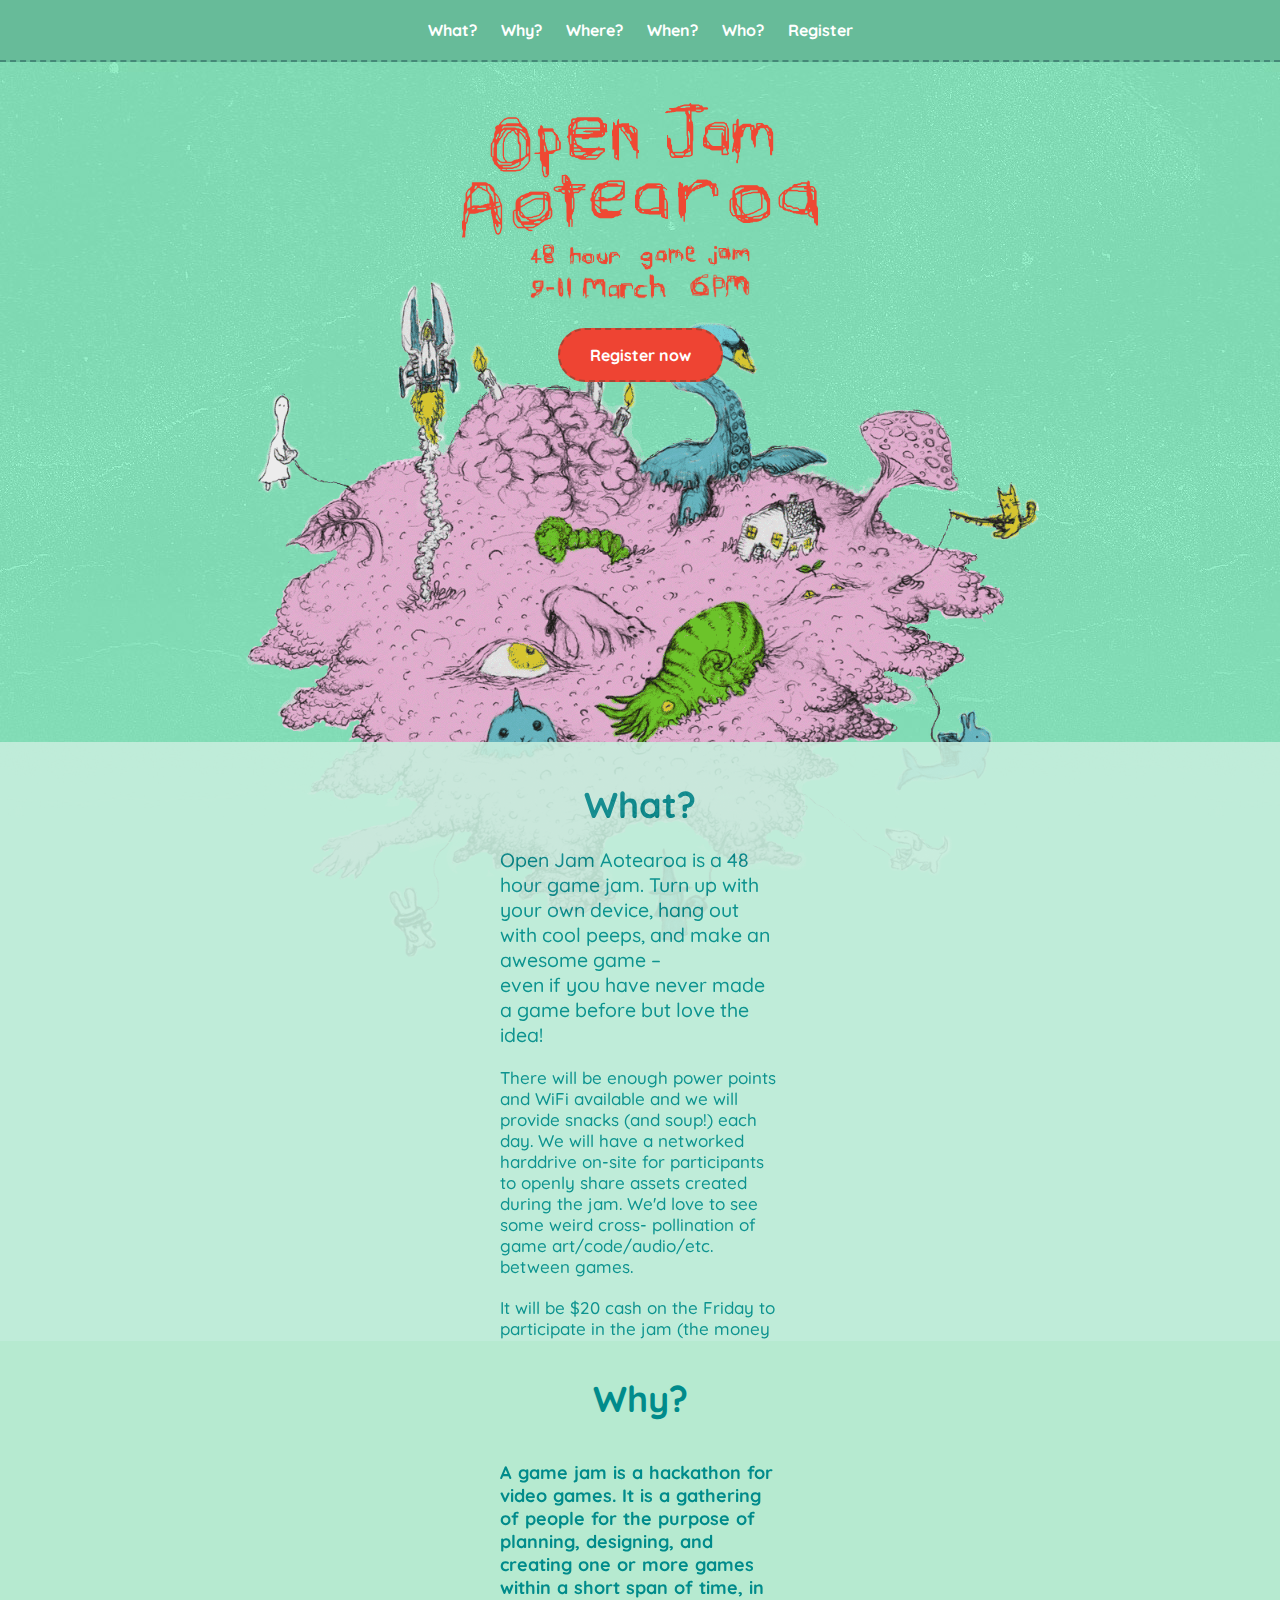
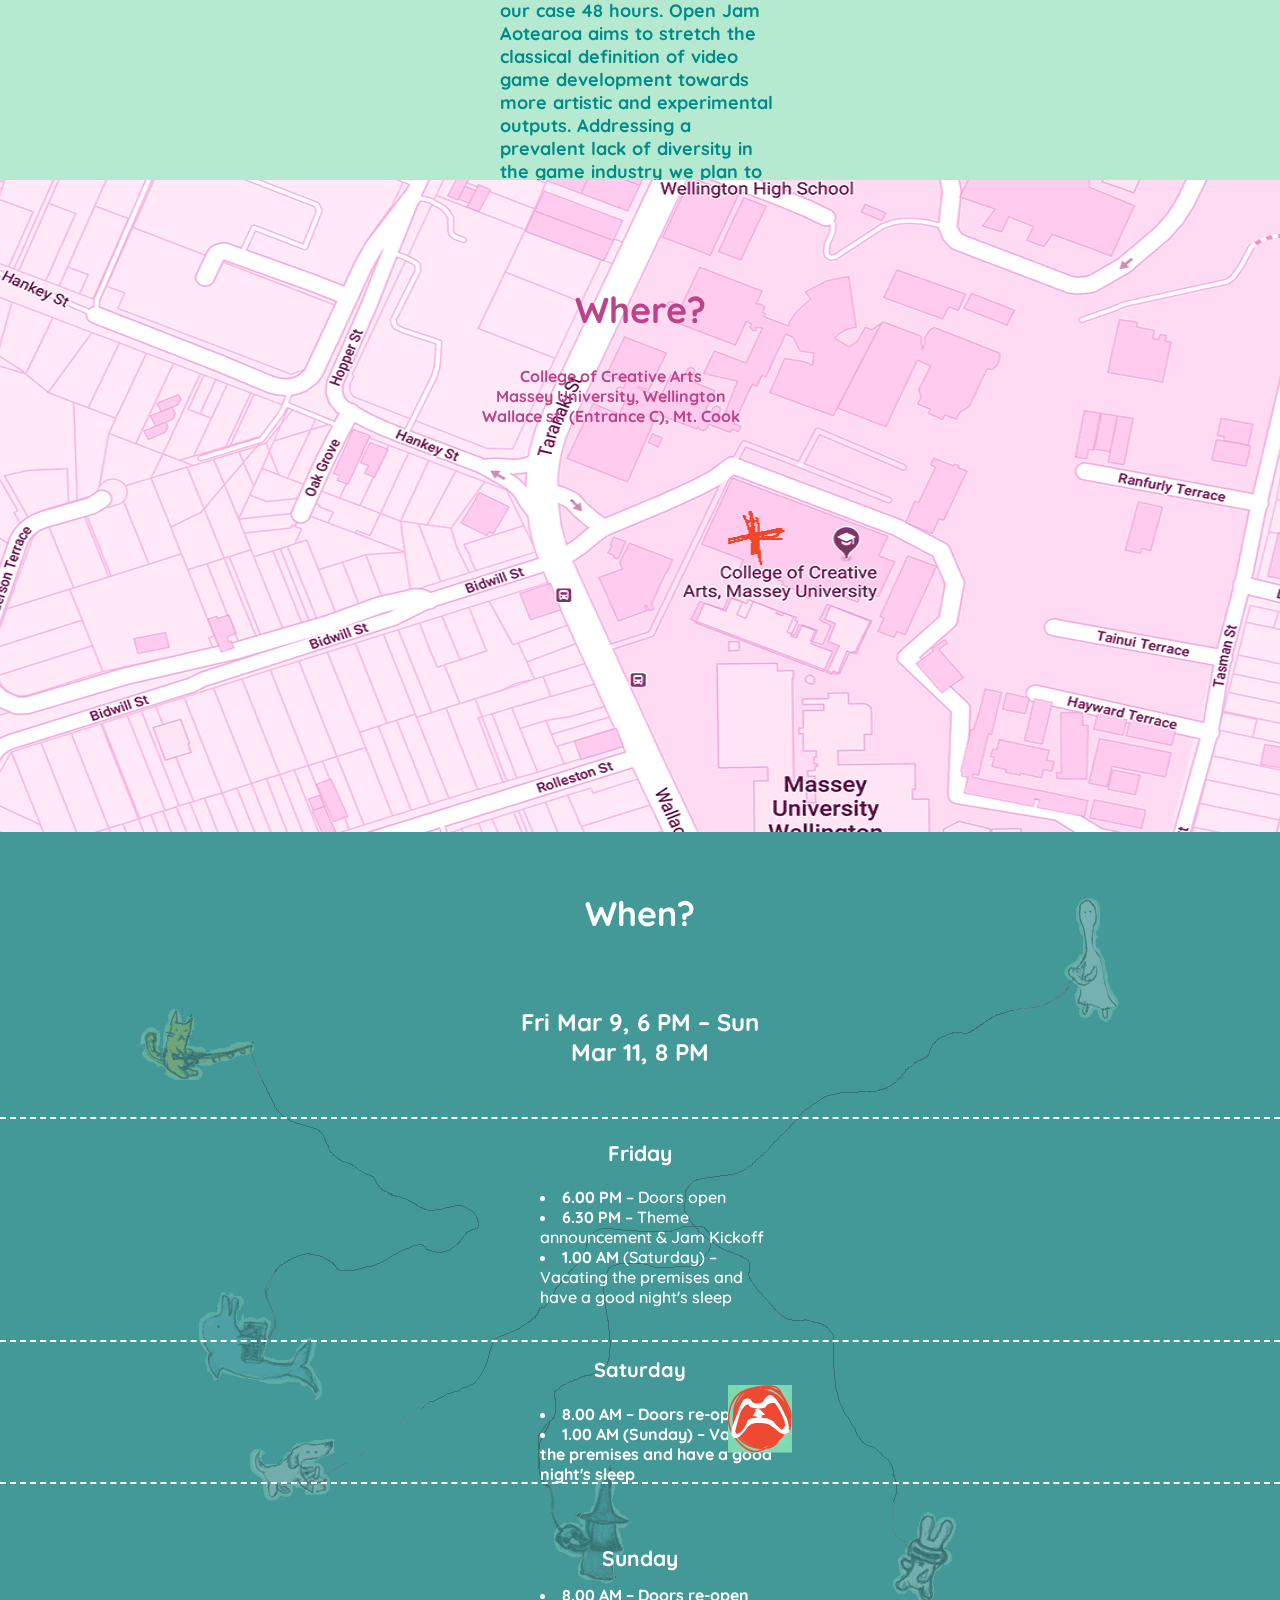
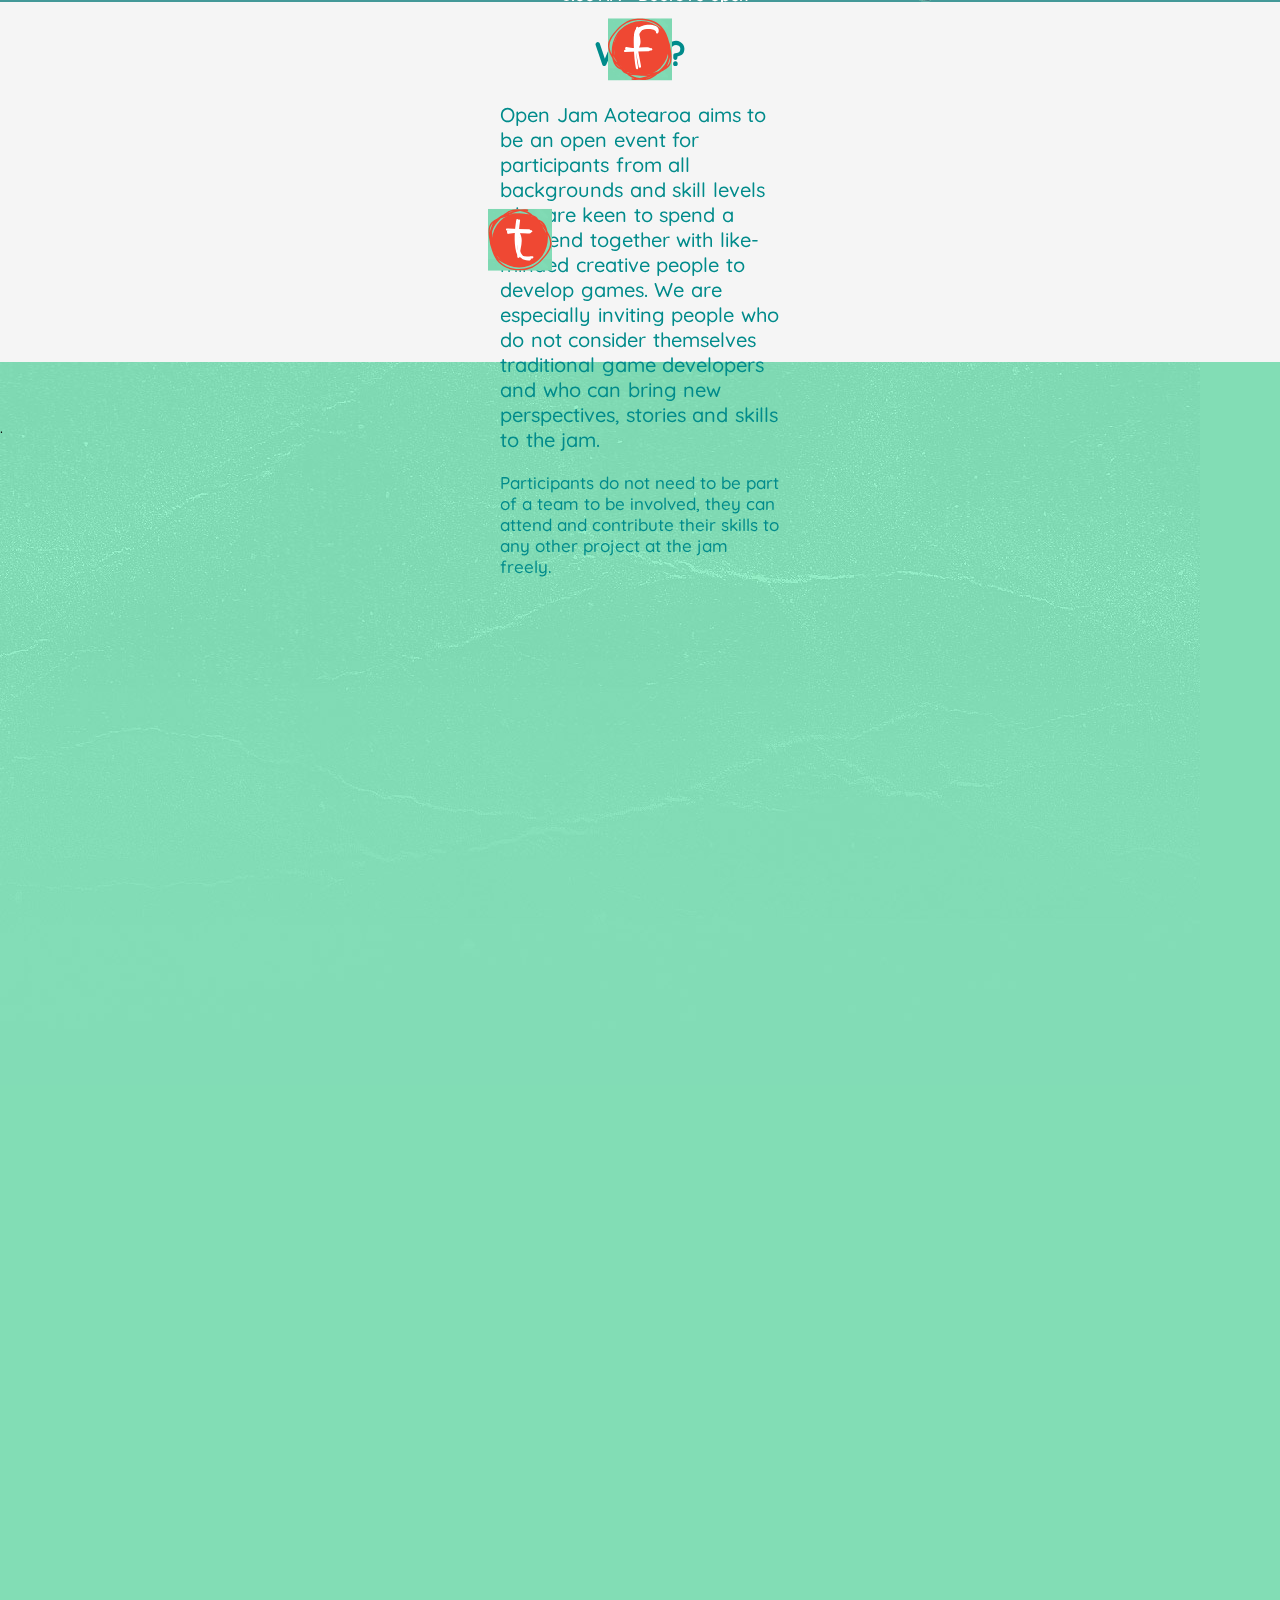
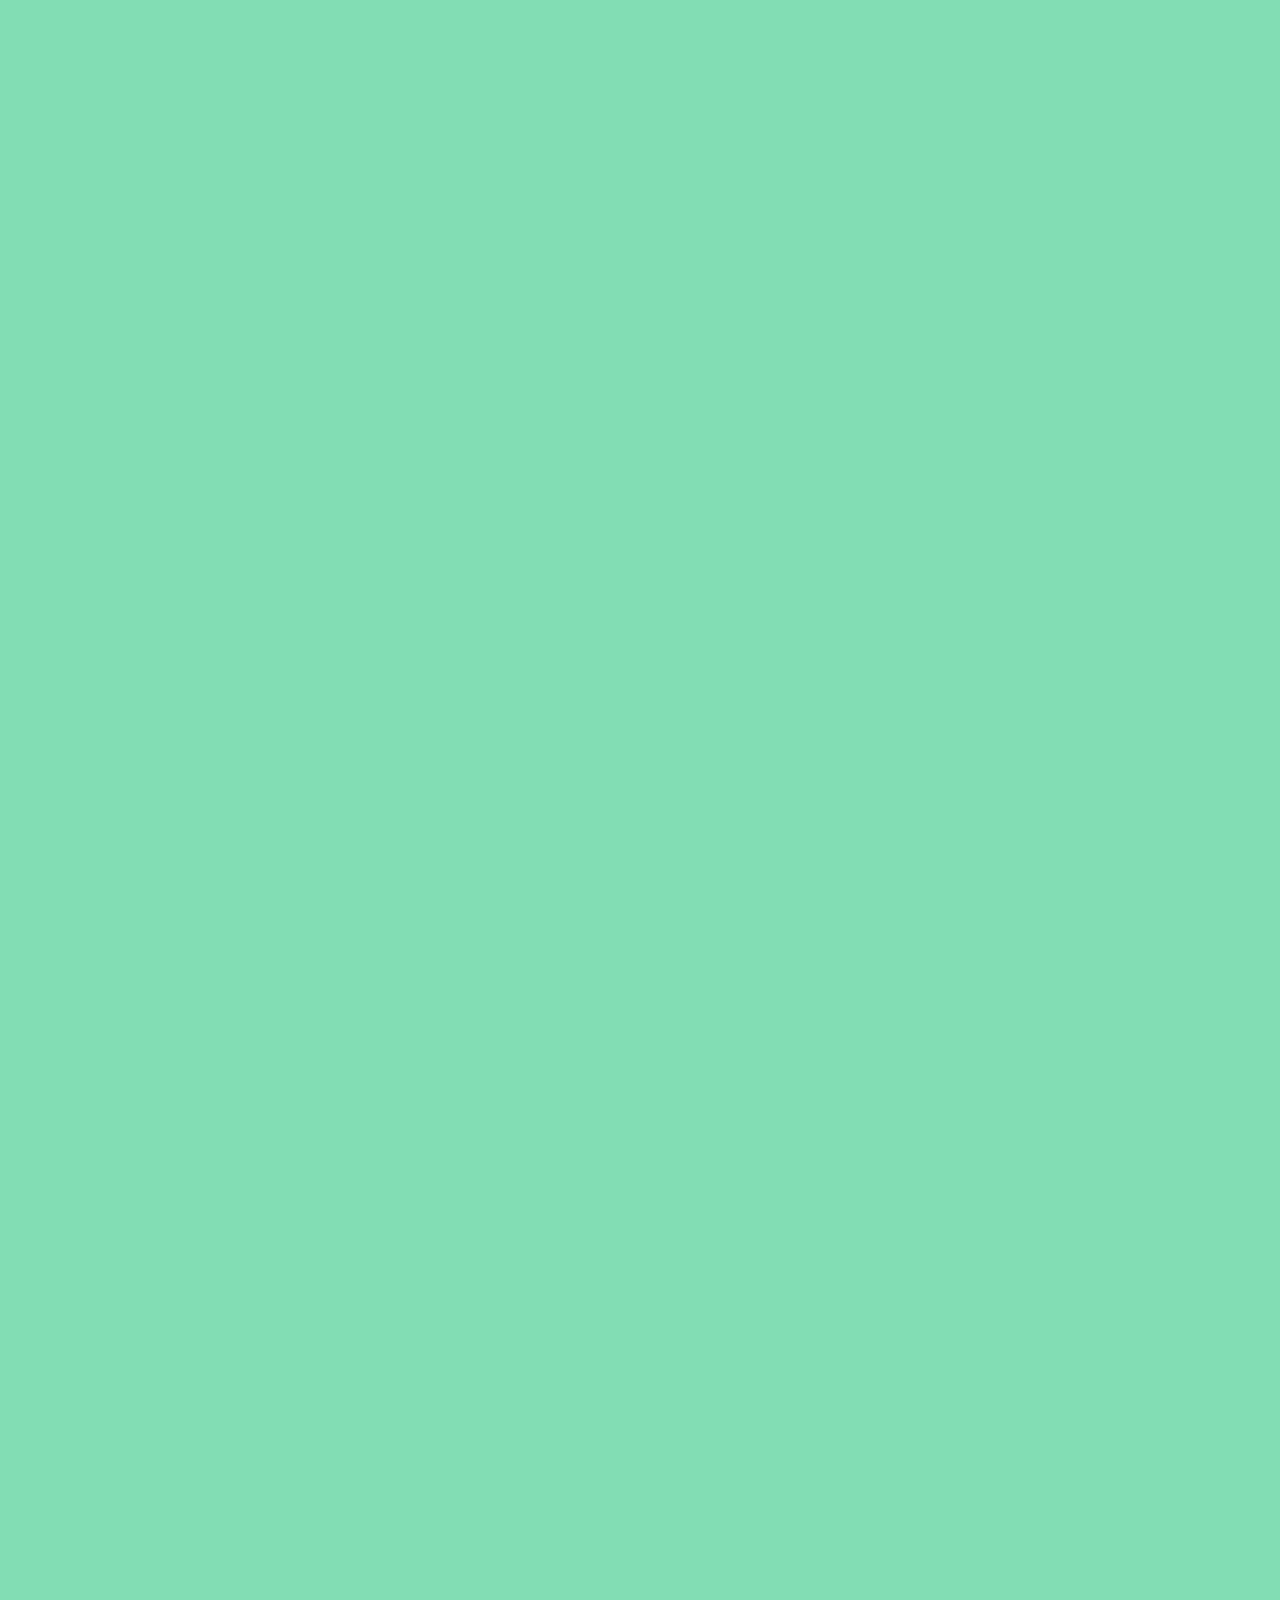
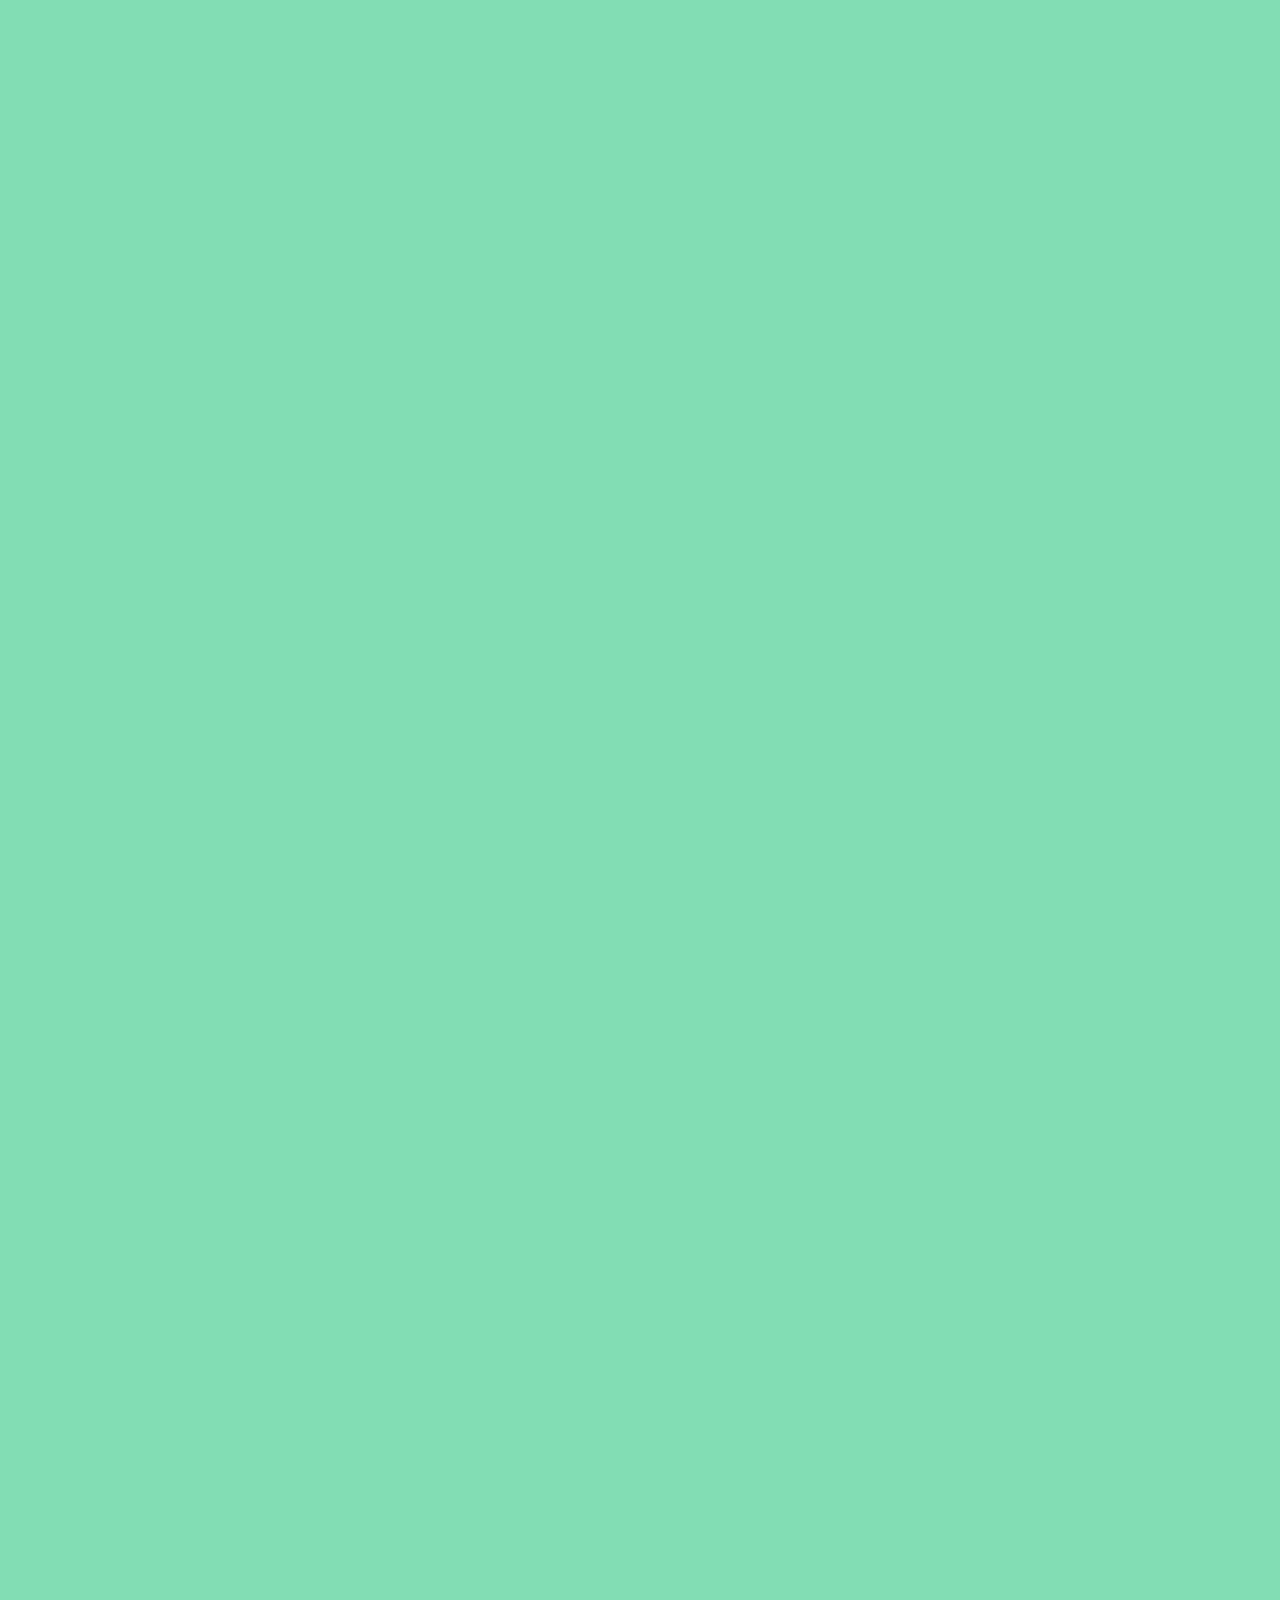
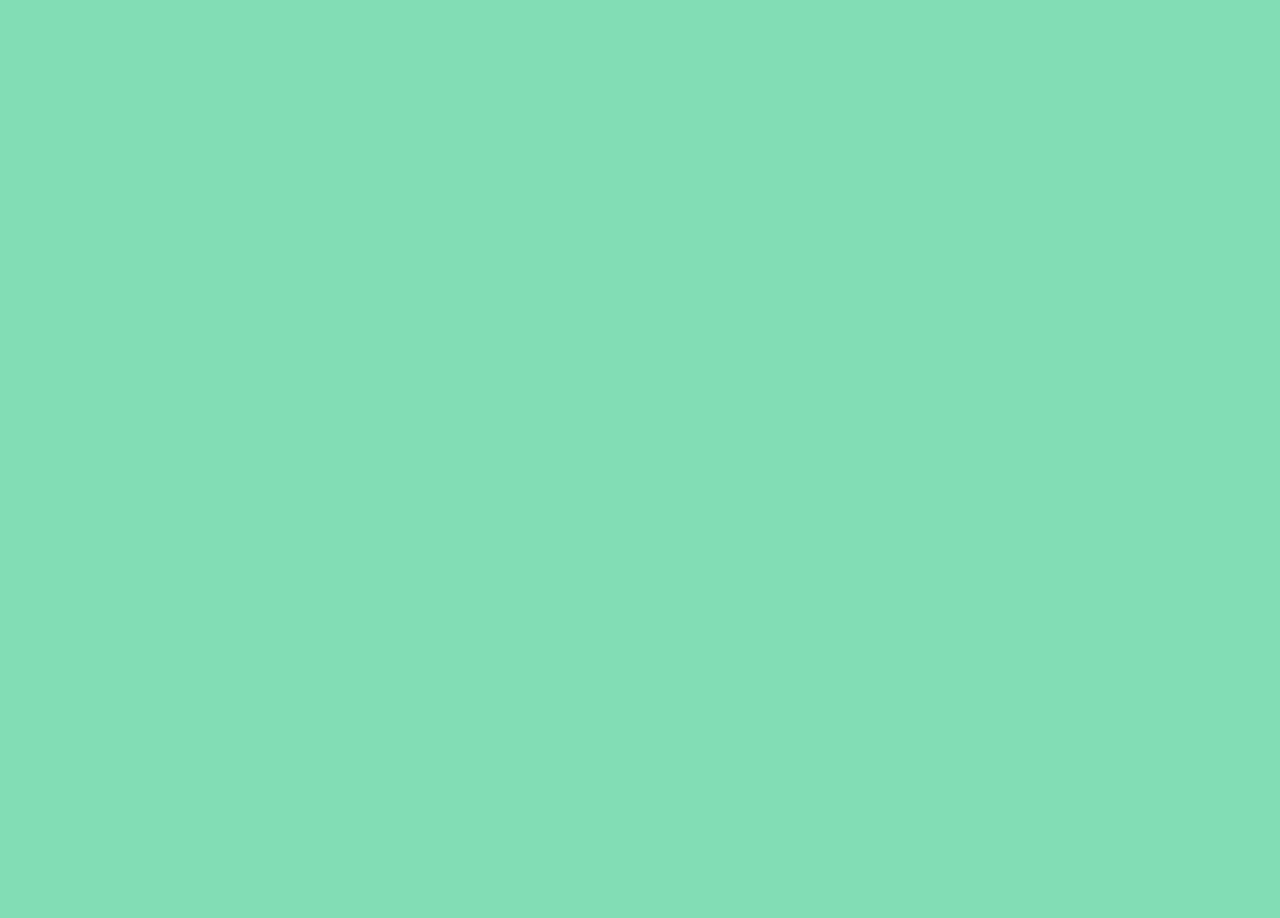
<file: 289.101.03.files/openjam/index.html>
<!DOCTYPE html>

<html lang="en">

<head>
    <meta charset="utf-8">
    <title>Open Jam Aotearoa - March 9-11</title>
    <meta name="description" content="A 48 hour game jam at Massey University College of Creative Arts">
    <link rel="stylesheet" href="screen.css" />
</head>

<body>

  
    <div id="nav">
        What?
        Why?
        Where?
        When?
        Who?
        Register
    </div>

    <div id="header">
        <img id="logo" src="img/logo.gif" />
        <br />
        <img id="description" src="img/48_hour_game_jam.gif" />
        <br />
        <img id="date" src="img/date.gif" />
        <br />
        <div class="register_btn">Register now</div>
    </div>

    <div id="what">
        
      <div class= "container">
        
          <h1>What?</h1>
     <p>
            Open Jam Aotearoa is a 48 hour game jam.    Turn up with your own device, hang out      with cool peeps, and make an awesome game   &ndash; <br> even if you have never made   a game before but love the idea!</br> 
        </p>
      <div>    <p>
       There will be enough power points and WiFi  available and we will provide snacks (and   soup!) each day. We will have a networked    harddrive on-site for participants to       openly share assets created during the jam. We'd love to see some weird cross-     pollination of game art/code/audio/etc.     between games.
        </p>
      <p>
        It will be $20 cash on the Friday to participate in the jam (the money will all go to food and paying the poster designer).
          </p> </div>

    
    
        <h2>Sponsors</h2>
            
        <p id="sponsor_logos">
            
            <div id= "massey">   
            <img src="img/massey.svg" />
            </div>
    
            <div id= "oracle">
            <img src="img/oracle.svg" />
            </div>
    
        </p> </div>
   

    </div>

    <div id="why">
        
        <div class= "container2">
            
        <h1>Why?</h1>
        <p>
            A game jam is a hackathon for video games. It is a gathering of people for the purpose of planning, designing, and creating one or more games within a short span of time, in our case 48 hours. Open Jam Aotearoa aims to stretch the classical definition of video game development towards more artistic and experimental outputs. Addressing a prevalent lack of diversity in the game industry we plan to create an inclusive environment, inviting participants like artists, designers, musicians, storytellers that don't necessarily consider themselves programmers, developers or gamers. On Friday evening we will announce the theme of the jam and participants can spend as much time as they want during the opening hours to work on their game(s), either in a group or by themselves, if they prefer.
        </p> </div>
    </div>

    <div id="where">
        
        <div class= "container3">
      
        <h1>Where?</h1>
            
            
            <div class= "map">
             <img src="img/map.gif"/>
            </div>
        <p>
            College of Creative Arts<br />
            Massey University, Wellington<br />
            Wallace st. (Entrance C), Mt. Cook<br />
            </p></div>
        

    </div>

    <div id="when">
        
        <div class= "container4">
        
        <h1>When?</h1>
           
         
          <img src="img/wires.png"/>   
        
            
        <h2>Fri Mar 9, 6 PM &ndash; Sun Mar 11, 8 PM</h2>
  
        <div class= "Friday">
       
       
            <h3>Friday</h3>
        <ul>
            <li><b>6.00 PM</b> &ndash; Doors open</li>
            <li><b>6.30 PM</b> &ndash; Theme announcement &amp; Jam Kickoff</li>
            <li><b>1.00 AM</b> (Saturday) &ndash; Vacating the premises and have a good night's sleep</li>
             </ul></div>

          
            
           <h3>Saturday</h3>
        <ul>
         <li><b>8.00 AM</b> &ndash; Doors re-open</li>
            <li><b>1.00 AM</b> (Sunday) &ndash; Vacating the premises and have a good night's sleep</li>
            </ul>
            
         
             <div class= "Sunday">

                  <h3>Sunday</h3></div>
        <ul>
            <li><b>8.00 AM</b> &ndash; Doors re-open</li>
            <li><b>6.30 PM</b> &ndash; Jam ends</li>
            <li><b>7.00 PM</b> &ndash; Gameplay</li>
            <li><b>8.00 PM</b> &ndash; Prizes &amp; Wrap-Up</li>
                </ul></div>
        </div>
            
    
    

    <div id="who">
        
        <div class= "container5">
        
            <h1>Who?</h1>
        <p>
            Open Jam Aotearoa aims to be an open event for participants from all backgrounds and skill levels who are keen to spend a weekend together with like-minded creative people to develop games. We are especially inviting people who do not consider themselves traditional game developers and who can bring new perspectives, stories and skills to the jam.
        </p>.
    <div><p>
            Participants do not need to be part of a team to be involved, they can attend and contribute their skills to any other project at the jam freely.
            </p></div>
            
            
    </div>
        
    <div id="footer">
        
        <img src="img/texture.jpg" />
         
        <div id="twitter">
        <img src="img/icon-twitter.svg" />
        </div>
        
        <div id="facebook">
        <img src="img/icon-facebook.svg" />
        </div>  
         
        <div id="icon-itch">
        <img src="img/icon-itch.svg" />
        </div> 


    </div>
    

</body>

</html>
</file>
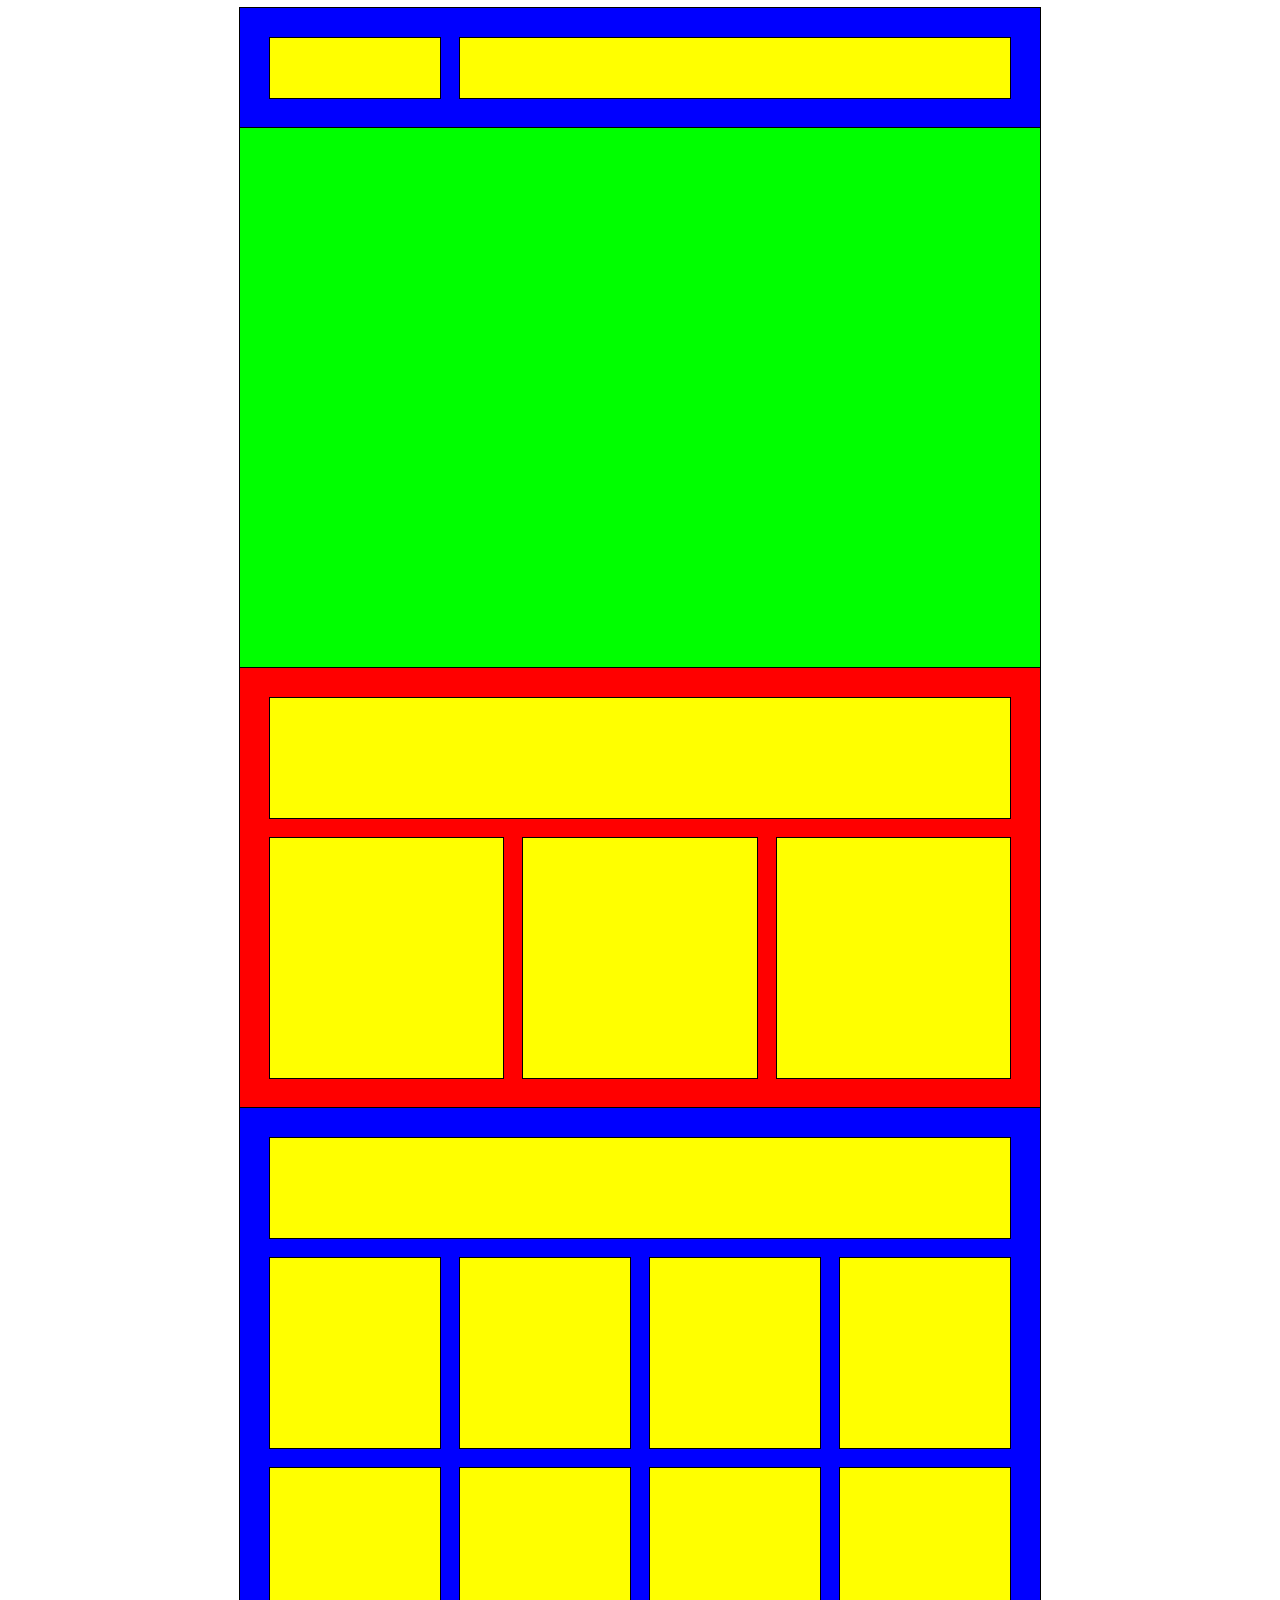
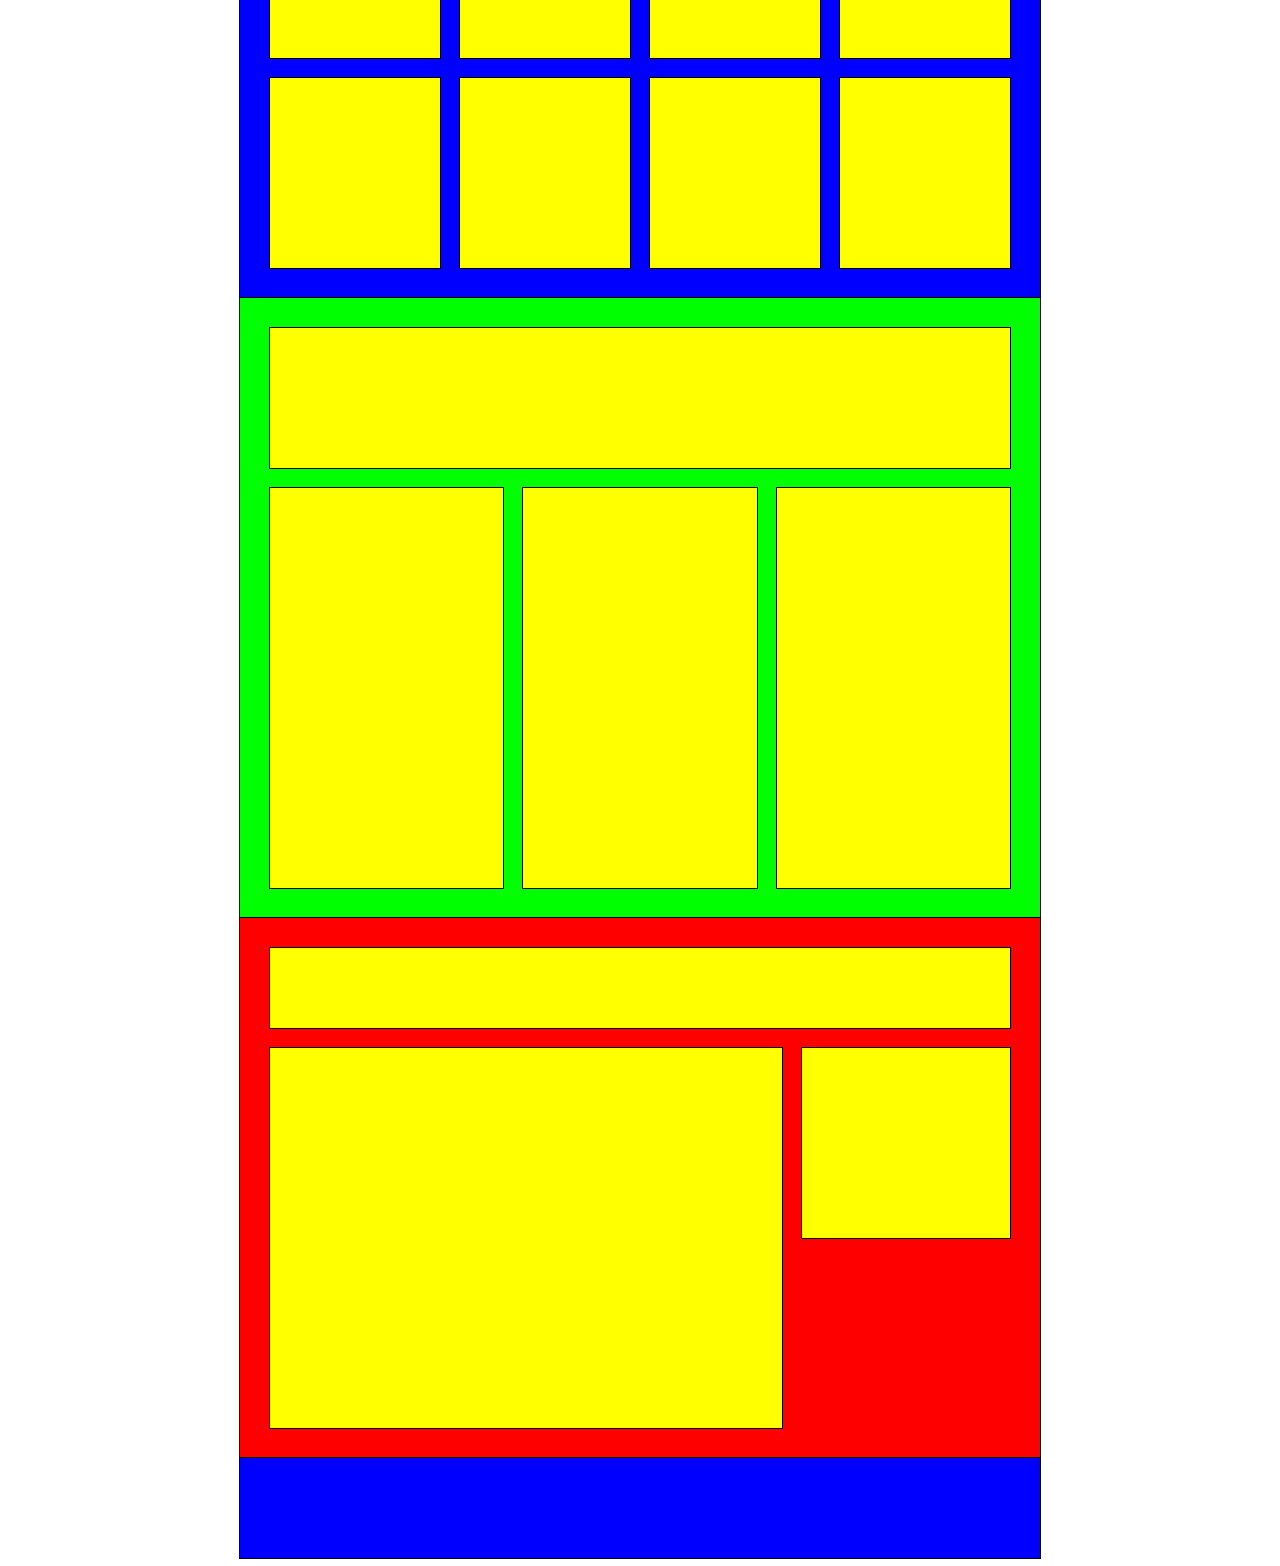
<file: layout7.html>
<!DOCTYPE html>
<html lang="en">
<head>
<meta charset="utf-8" />
<title>Layout 7</title>
    
<style>
        
div {
   outline: 1px solid black;
   }
    
#container {
    margin: auto;
    max-width: 800px;
    display: grid;
    } 
   
#blue {
    background-color: blue;
    height : 80px;  
    padding: 20px;
    display: grid; 
    grid-template-columns: 25% 75%;  
    }
    
.yellow {
    background-color: yellow;
    margin : 10px;    
    }

    
#green {
    background-color: lime;
    height: 500px;
    padding: 20px;
    }

    
#red {
    background-color: red;
    display: grid;
    height: 400px;
    padding: 20px;
    grid-template-rows: repeat(2, 1fr);
    grid-template-columns: repeat(3, 1fr);
    }       

.yellow1 {
    background-color: yellow;
    margin : 10px;  
    grid-column: 1 / span 3; grid-row: 1; 
    height : 120px;
    }    
    
.yellow2 {   
    background-color: yellow;
    margin : 10px;     
    height : 240px;
    }
  
    
#blue2 {
    background-color: blue;
    display: grid; 
    height: 750px;
    padding: 20px;  
    grid-template-rows:    repeat(4, 1fr);
    grid-template-columns: repeat(4, 1fr);    
    }   
     
.yellow3 {
    background-color: yellow;
    margin : 10px;     
    grid-column: 1 / span 4; grid-row: 1; 
    height : 100px;  
    }  

.yellow4 {
    margin : 10px;    
    background-color: yellow;
    padding-bottom: 20px;  
    height: 170px;   
    }
 
    
#green2 {
    background-color: lime;
    display: grid;
    height: 580px;
    padding: 20px;
    grid-template-rows: repeat(2, 1fr);
    grid-template-columns: repeat(3, 1fr);
    }       
    
   .yellow5 {
    background-color: yellow;
    margin : 10px;  
    grid-column: 1 / span 3; grid-row: 1; 
    height : 140px;
    }     
  
    .yellow6 {    
    background-color: yellow;
    margin : 10px;     
    height : 400px;
    }    
     
    
#red2 {
    background-color: red;
    display: grid;    
    height: 500px; 
    padding: 20px;    
    grid-template-columns: repeat(2, 1fr);   
    grid-template-rows: repeat(2, 1fr);    
    grid-template-columns: 70% 30%;    
    }  
    
.yellow7 {   
    background-color: yellow;
    margin : 10px;  
    grid-column: 1 / span 2; grid-row: 1; 
    height : 80px;   
    }
    
.yellow8 {    
    background-color: yellow;
    margin : 10px;      
    height: 380px;         
    }
    
.yellow9 {
    background-color: yellow;
    margin : 10px;      
    height: 190px;   
    }
     
    
#blue3 {
   background-color: blue;
   height : 100px;      
   }
    
    
</style>
</head>
   
      
<body>
    
<div id="container">
<div id="blue">
 <div class="yellow"></div> 
 <div class="yellow"></div>
</div>   
<div id="green"></div>
<div id="red">          
 <div class="yellow1"></div>
 <div class="yellow2"></div>
 <div class="yellow2"></div>   
 <div class="yellow2"></div>  
</div>    
<div id="blue2">
 <div class="yellow3"></div>  
 <div class="yellow4"></div>
 <div class="yellow4"></div>   
 <div class="yellow4"></div>
 <div class="yellow4"></div>
 <div class="yellow4"></div>
 <div class="yellow4"></div>   
 <div class="yellow4"></div>
 <div class="yellow4"></div>
 <div class="yellow4"></div>
 <div class="yellow4"></div>   
 <div class="yellow4"></div>  
 <div class="yellow4"></div> 
</div>    
<div id="green2">   
 <div class="yellow5"></div>
 <div class="yellow6"></div>
 <div class="yellow6"></div>   
 <div class="yellow6"></div>   
</div>
<div id="red2"> 
 <div class="yellow7"></div>  
 <div class="yellow8"></div>
 <div class="yellow9"></div>
</div>   
<div id="blue3"></div>        
</div>
       
</body>
</html
</file>
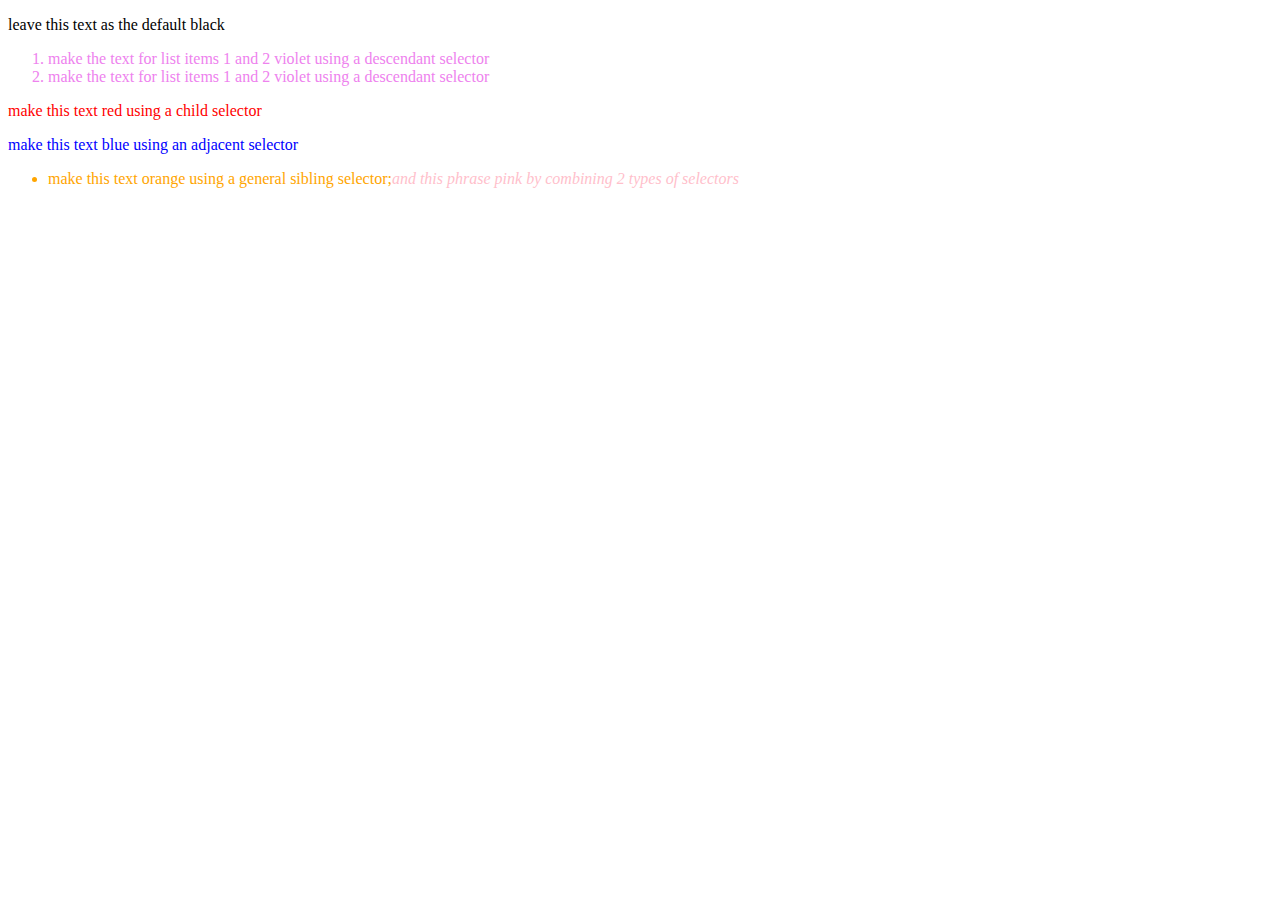
<file: Wk 2_CSS_ex.html>
<!DOCTYPE html>
<html>
<head>
 <title> Week 2 exercise </title>   
    
    <style type="text/css">
        ol li {color: violet;
     }
     
     body > p {color: red;
     }
     
     p + div {color: blue;
     }
    
     div ~ ul {color: orange;
     }  
        
     ul li > i{color: pink
     }   
     </style>  
    
<body>     
  <div>
    <p>leave this text as the default black </p>
  </div> 
    
<ol>
    <li> make the text for list items 1 and 2 violet using a descendant selector</li>
    <li>make the text for list items 1 and 2 violet using a descendant selector</li>
 </ol>
    
<p>make this text red using a child selector</p>

 <div>  
<p>make this text blue using an adjacent selector</p>
 </div>
       
<ul> 
  <li>make this text orange using a general sibling selector;<i>and this phrase pink by combining 2 types of selectors</i></li>
</ul>

</body>
</file>
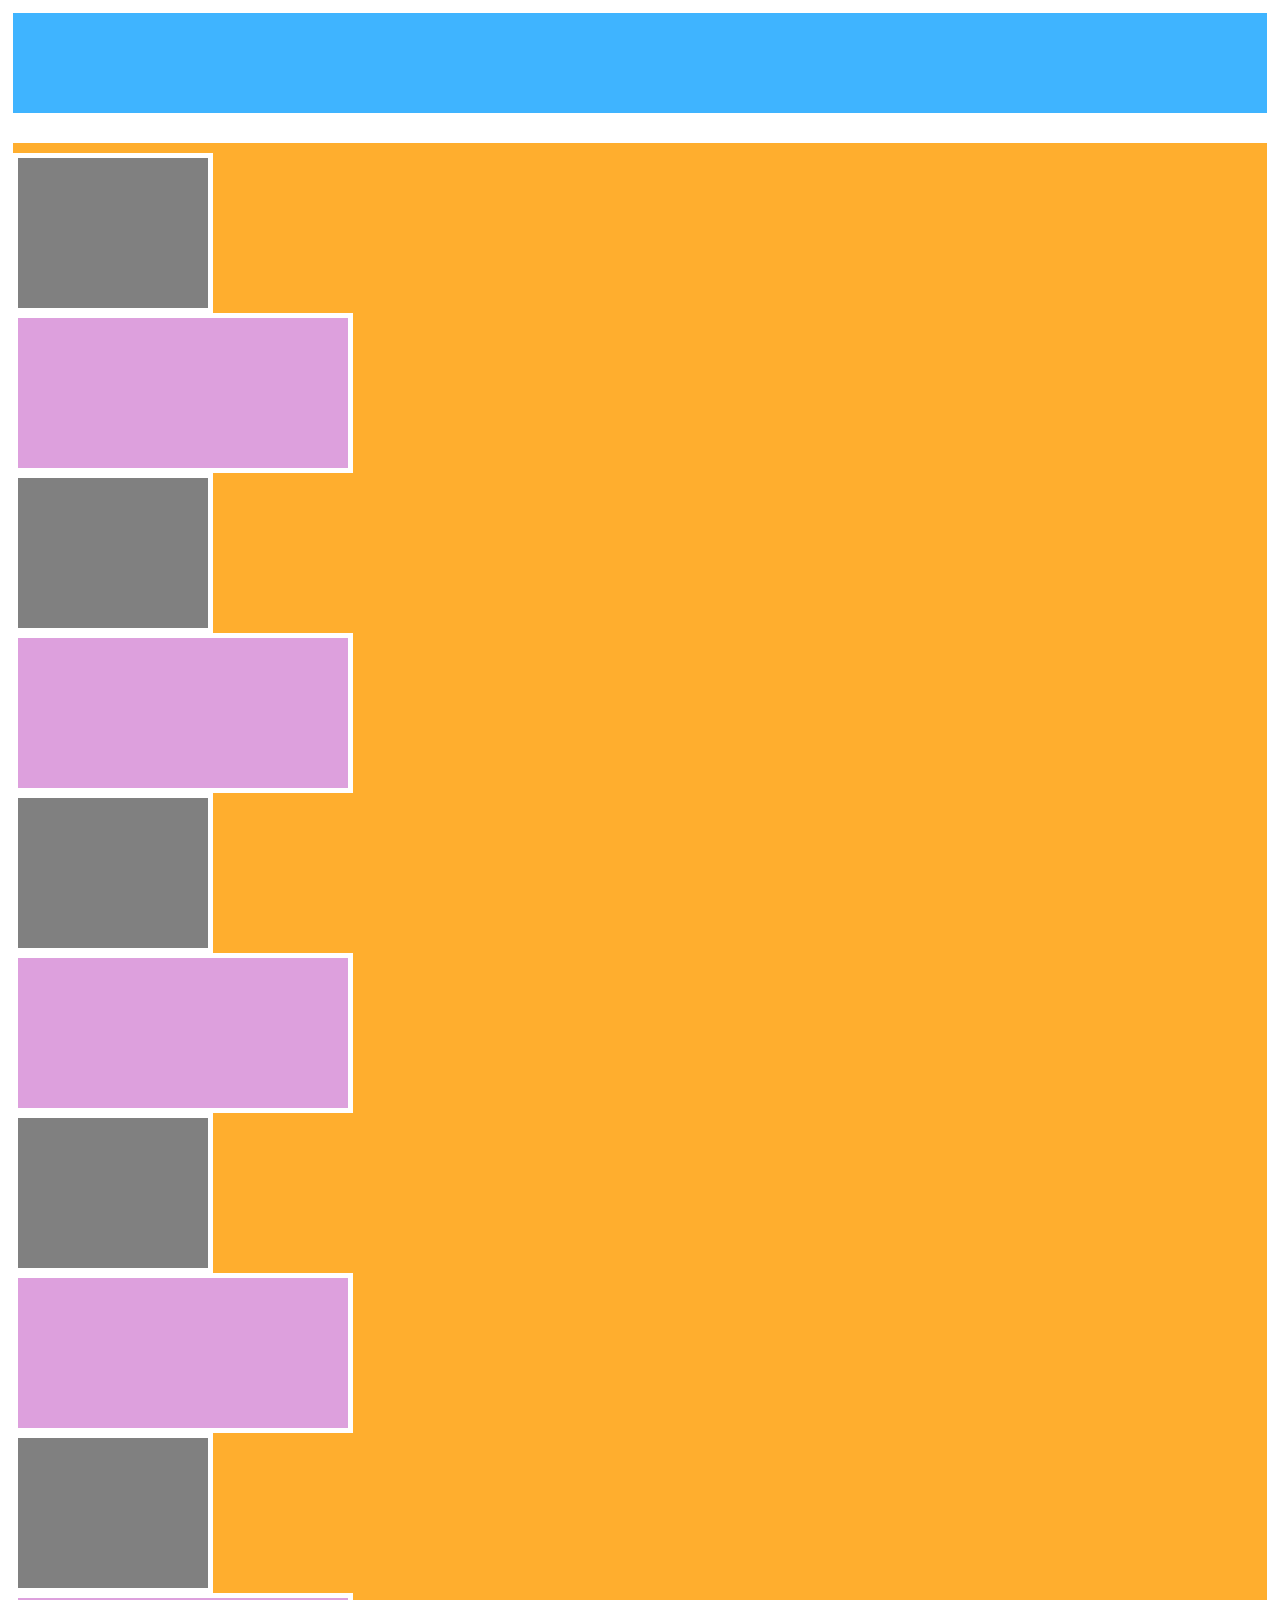
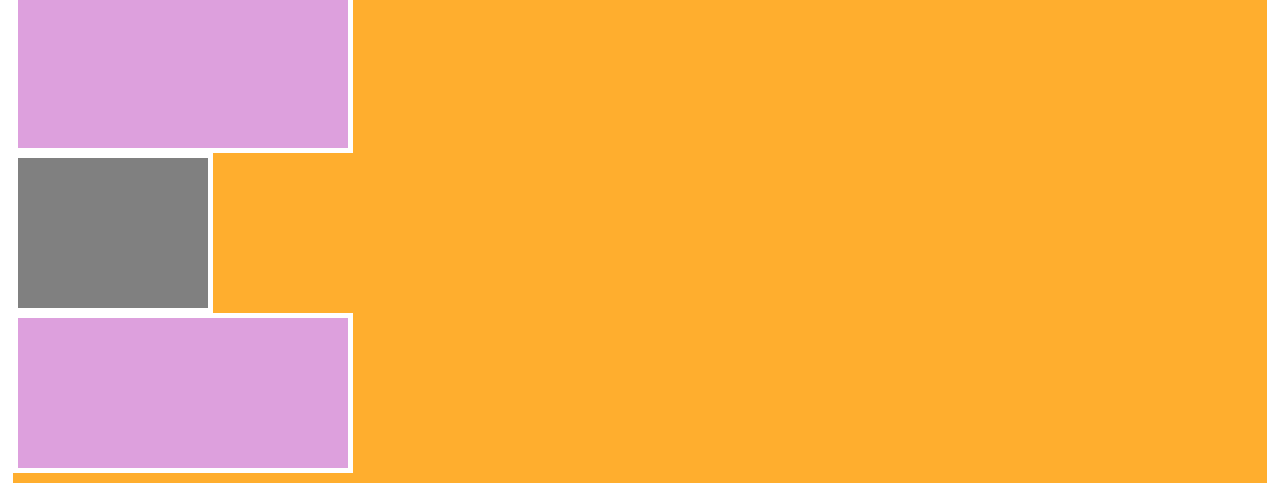
<file: Bootstrap/layout_2.html>
<!doctype html>
<html lang="en">
  <head>

    <meta charset="utf-8">
    <title>layout 2</title>
    <meta name="viewport" content="width=device-width, initial-scale=1">

    <link href="https://cdn.jsdelivr.net/npm/bootstrap@5.1.3/dist/css/bootstrap.min.css" rel="stylesheet" integrity="sha384-1BmE4kWBq78iYhFldvKuhfTAU6auU8tT94WrHftjDbrCEXSU1oBoqyl2QvZ6jIW3" crossorigin="anonymous">

      <style>


    .blue {
	background-color:#3FB4FF;
    height: 100px;
    border:5px solid white;
    }     

    .green {
    background-color:#a6d800;
    height: auto;
    border: 5px solid white;
    }  

    .orange {
    background-color:#ffae2e;
    height: auto; 
    padding-top: 10px;     
    border: 5px solid white;
    padding-bottom: 10px;
    margin: 0px;
    }


    .grey {
    background-color: grey;
    height:150px;
    border: 5px solid white;
    width: 190px; 
    }        


    .plum {
    background-color: plum;
    height: 150px;
    border: 5px solid white;
    width: 330px; 
    }     

    .firebrick {
    background-color: firebrick;
    height: auto;         
    border: 5px solid white;
    }     

    @media only screen and (min-device-width: 200px) and (max-device-width: 767px) {
   .green {
    height: 100px;           
    }         
  }        

    @media only screen and (min-device-width: 768px) and (max-device-width: 991px) {
    .green {
    height: 200px;
   }       
 }       

    @media only screen and (min-device-width: 300px) and (max-device-width: 767px) {
   .firebrick {
    height: 300px;    
     }  
   }          

    @media only screen and (min-device-width: 768px) and (max-device-width: 991px) {
   .grey {
    width: 150px;       
     }  
   }                 

   @media only screen and (min-device-width: 300px) and (max-device-width: 465px) {
   .grey {
    width: 170px; 
   }    
   }    

      </style>
</head>  
 <body>  

   <div class="container">

        <div class="row"> 
         <div class="col-12 col-sm-12
                     col-md-12 
                     col-lg-12  
                     col-xl-12                  blue"></div>
          </div>

       <div class="row"> 
         <div class="col-12 col-sm-12
                     col-md-12
                     col-lg-3 
                     col-xl-3 
                     green"></div>

         <div class="col-12 
                     col-sm-12
                     col-md-6 
                     col-lg-3
                     col-xl-3 
                     firebrick order-3"></div> 

        <div class="col-12  
                    col-sm-12
                    col-md-6 
                    col-lg-6
                    col-xl-6
                    orange order-2">

        <div class="row gap-3 
                    justify-content-center">  
        <div class="col-12 
                    col-sm-6
                    col-md-6 
                    col-lg-2
                    col-xl-4
                    grey"></div>   

        <div class="col-6
                    col-sm-6 
                    col-md-6 w-50
                    col-lg-4
                    col-xl-8 
                    d-none d-lg-block
                    plum"></div>

        <div class="col-6 
                    col-sm-6 
                    col-md-6 
                    col-lg-2
                    col-xl-4 
                    grey"></div>   

        <div class="col-6 
                    col-sm-6
                    col-md-6 w-50
                    col-lg-4
                    col-xl-8 
                    d-none d-lg-block
                    plum"></div>

        <div class="col-6 
                    col-sm-6 
                    col-md-6 
                    col-lg-2
                    col-xl-4
                    grey"></div>   

        <div class="col-6 
                    col-sm-6
                    col-md-6 w-50
                    col-lg-4
                    col-xl-8
                    d-none d-lg-block
                    plum"></div>        

        <div class="col-6 
                    col-sm-6 
                    col-md-6 
                    col-lg-2
                    col-xl-4
                    grey"></div>   

        <div class="col-6 
                    col-sm-6 
                    col-md-6 w-50
                    col-lg-4
                    col-xl-8
                    d-none d-lg-block
                    plum"></div>    

        <div class="col-6 
                    col-sm-6
                    col-md-6 
                    col-lg-2
                    col-xl-4
                    grey"></div>   

        <div class="col-6 
                    col-sm-6
                    col-md-6 w-50
                    col-lg-4
                    col-xl-8
                    d-none d-lg-block
                    plum"></div>

        <div class="col-6 
                    col-sm-6
                    col-md-6 
                    col-lg-2
                    col-xl-4
                    grey"></div>   

        <div class="col-6 
                    col-sm-6  
                    col-md-6 w-50
                    col-lg-4
                    col-xl-8 
                    d-none d-lg-block
                    plum"></div>

                </div> 
              </div> 
            </div>                
         </div>  


    </body>
  </html>
</file>
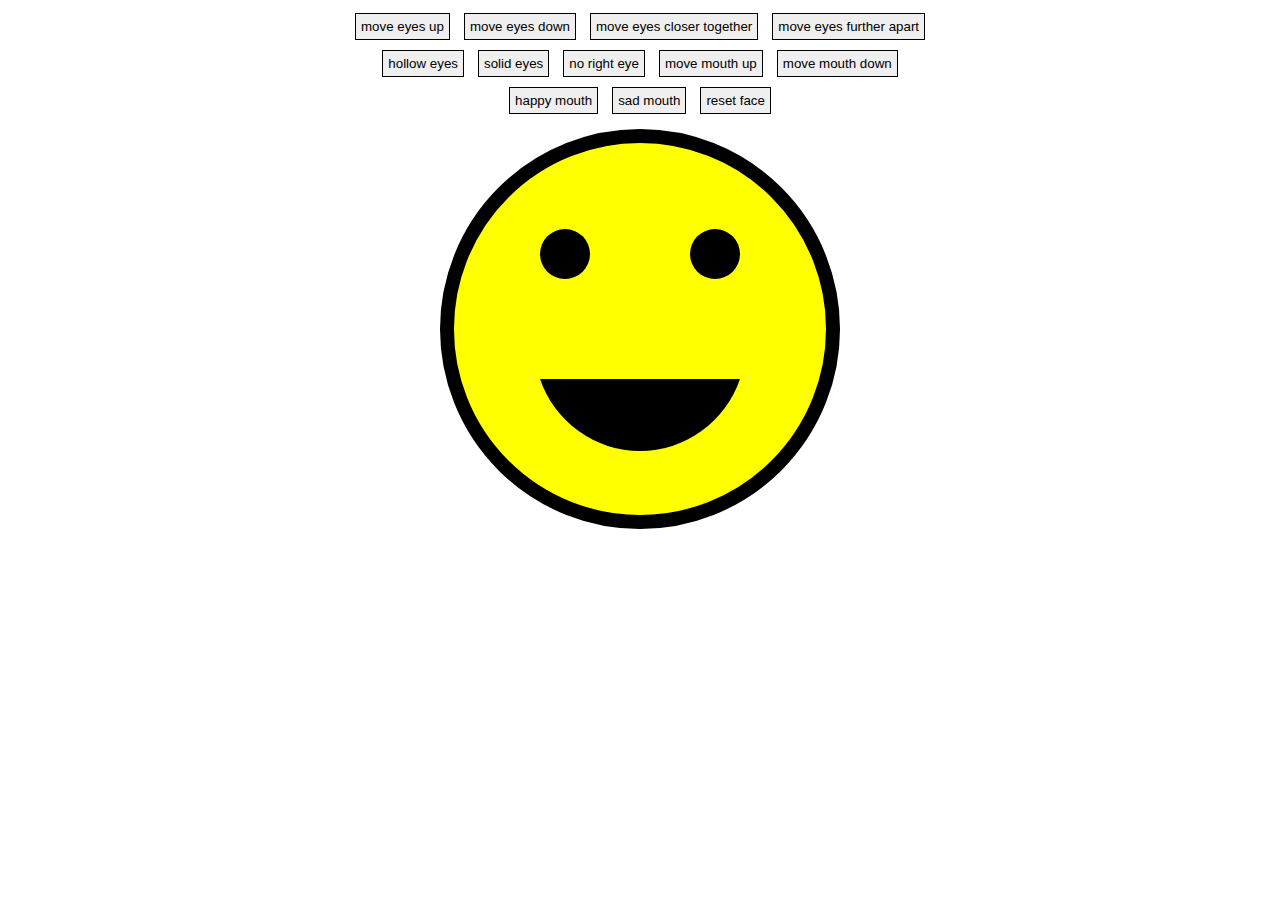
<file: wk10_ex/identikit/identikit.html>
<!DOCTYPE html>

<html>
<head>
    <meta charset="UTF-8" />
    <title>Identikit</title>

    <style>
        #controls {
            text-align: center;
            width: 600px;
            margin: auto;
            margin-bottom: 10px;
        }

        #controls button {
            font-family: sans-serif;
            border: 1px solid black;
            display: inline-block;
            cursor: pointer;
            padding: 5px;
            margin: 5px;
        }

        #controls button:hover {
            background-color: yellow;
        }

        #face {
            width: 400px;
            height: 400px;
            margin: auto;
            background-image: url(face.svg);
            background-size: contain;
            position: relative;    
            
        }

        
        #eye_left, #eye_right {
            position: absolute;
            width: 50px;
            z-index: 1;
        }

        #mouth {
            position: absolute;
            width: 200px;
        }
        
    
      
        
        
        
    </style>
</head>

<body>

    <div id="controls">
        <button id="eyes_up_btn">move eyes up</button>
        <button id="eyes_down_btn">move eyes down</button>
        <button id="eyes_closer_btn">move eyes closer together</button>
        <button id="eyes_further_btn">move eyes further apart</button>
        <button id="eyes_hollow_btn">hollow eyes</button>
        <button id="eyes_solid_btn">solid eyes</button>
        <button id="eyes_no right eye_btn">no right eye</button>
        <button id="mouth_up_btn">move mouth up</button>
        <button id="mouth_down_btn">move mouth down</button>
        <button id="mouth_happy_btn">happy mouth</button>
        <button id="mouth_sad_btn">sad mouth</button>
        <button id="reset_face_btn">reset face</button>
      </div>   
                                                             
    <div id="face">
        <img id="eye_left" src="eye_solid.svg" />
        <img id="eye_right" src="eye_solid.svg" />
        <img id="mouth" src="mouth_happy.svg" />
        
    </div>

    <script>
        // coordinate variables
        var eye_left_x = 100;
        var eye_left_y = 100;
        var eye_right_x = 250;
        var eye_right_y = 100;
        
        var mouth_x = 100;
        var mouth_y = 250;
            
      
        
            
        
 
       
        // set initial positions"
        document.getElementById('mouth').style.left = mouth_x + 'px';
        document.getElementById('mouth').style.top = mouth_y + 'px';
        document.getElementById('eye_left').style.left = eye_left_x + 'px';
        document.getElementById('eye_left').style.top = eye_left_y + 'px';
        document.getElementById('eye_right').style.left = eye_right_x + 'px';
        document.getElementById('eye_right').style.top = eye_right_y + 'px';

        // move eyes up event listener
        document.getElementById('eyes_up_btn').addEventListener('click', () => {
            eye_left_y -= 10;
            document.getElementById('eye_left').style.top = eye_left_y + 'px';
            eye_right_y -= 10;
            document.getElementById('eye_right').style.top = eye_right_y + 'px';
        });
        
        
         document.getElementById('eyes_down_btn').addEventListener('click', () => {
            eye_left_y += 10;
            document.getElementById('eye_left').style.top = eye_left_y + 'px';
            eye_right_y += 10;
            document.getElementById('eye_right').style.top = eye_right_y + 'px';
        });
        
        document.getElementById('eyes_closer_btn').addEventListener('click', () => {
            eye_left_x += 10;
            document.getElementById('eye_left').style.left = eye_left_x + 'px';
            eye_right_x -= 10;
            document.getElementById('eye_right').style.left = eye_right_x + 'px';
        });
        
        document.getElementById('eyes_further_btn').addEventListener('click', () => {
            eye_left_x -= 10;
            document.getElementById('eye_left').style.left = eye_left_x + 'px';
            eye_right_x += 10;
            document.getElementById('eye_right').style.left = eye_right_x + 'px';
        });
        
        document.getElementById('eyes_hollow_btn').addEventListener('click', () => {
            eye_left_x -= 0;
            document.getElementById('eye_left').src='eye_hollow.svg';
            eye_right_x += 0;
            document.getElementById('eye_right').src='eye_hollow.svg';
        });
        
         document.getElementById('eyes_solid_btn').addEventListener('click', () => {
            eye_left_x -= 0;
            document.getElementById('eye_left').src='eye_solid.svg';
            eye_right_x += 0;
            document.getElementById('eye_right').src='eye_solid.svg';
        });
        
         document.getElementById('eyes_no right eye_btn').addEventListener('click', () => {
            document.getElementById('eye_right').style.zIndex = -1;
        });
        
        
         document.getElementById('mouth_up_btn').addEventListener('click', () => {
            mouth_y -= 10;
            document.getElementById('mouth').style.top = mouth_y + 'px';
        });     
        
         document.getElementById('mouth_down_btn').addEventListener('click', () => {
            mouth_y += 10;
            document.getElementById('mouth').style.top = mouth_y + 'px';
             
        });   
        
         document.getElementById('mouth_happy_btn').addEventListener('click', () => {
            mouth_y += 0;
            document.getElementById('mouth').src= 'mouth_happy.svg';
             
        });     
        
        document.getElementById('mouth_sad_btn').addEventListener('click', () => {
            mouth_y += 0;
            document.getElementById('mouth').src= 'mouth_sad.svg';
            
        }); 
         
        document.getElementById('reset_face_btn').addEventListener('click', () => {
            document.getElementById('mouth').src= 'mouth_happy.svg';
          
            document.getElementById('eye_left').src='eye_solid.svg';
         
            document.getElementById('eye_right').src='eye_solid.svg';
          
            document.getElementById('eye_left').src='eye_solid.svg';
          
            document.getElementById('eye_right').src='eye_solid.svg';
           
            
            
            
            
            
            
            
            
            
            
            
        }); 
            
         
       
        
       
        
        
        
        
        
        
    </script>

</body>
</html>
</file>
<file: 289.101.03.files/openjam/screen.css>
@import url('https://fonts.googleapis.com/css?family=Quicksand:400,700');

body {
background-color: #82DDB5;
background-image: url('img/illustration.gif'), url('img/texture.jpg');
background-position: center 280px, left top;
background-repeat: no-repeat, repeat-x;
background-size: 800px, auto;
font-family: 'Quicksand', sans-serif;
margin: 0;   
}


#nav {
 background-color: #67BB99;
 border-bottom: 2px dashed #487;
 color: white;
 font-weight: 700;
 text-align: center;
 padding: 20px;
 word-spacing: 20px;
}


#header {
 text-align: center;
}
    
 
#logo {
 max-width: 360px;
 width: 100%;
 padding-top: 40px; 
}

 
#description, #date {
 max-width: 220px;
 width: 100%;
}


.register_btn {
 background-color: #E43;
 border: 2px dashed #A43;
 border-radius: 2em;
 color: white;
 cursor: pointer;
 display: inline-block;
 font-weight:700;
 margin-top: 25px;
 padding: 15px 30px;
}


#what h1 {
  margin: 0px;
  padding: 0px;
  position: relative; 
  top: 40px;
  font-weight: bolder;
  font-size: 36px;
  text-align: center;
  color: darkcyan;
}

.container {
  border: none;  
  width: 100%;
  height: 600px;
  background-color: #C7EEDD;
  opacity: 0.9;
  position:relative;
  top: 360px;    
}
 
#what h1 + p {
color: darkcyan;
font-size: 19.5px;    
font-weight: 501;      
}

#what p {
  margin: 0px;
  padding: 0px;
  position: relative;  
  top: 50px;
  text-align: left; 
  padding: 10px;
  padding-left: 500px;   
  padding-right: 500px;   
  font-weight: 501;
  color: darkcyan;
  font-size: 17px;    
}

#what h2 {
  margin: 0px;
  padding: 0px;
  position: relative; 
  top: 80px;
  color: darkcyan;
  font-weight: bolder;
  font-size: 24px;
  text-align: center;  
}

#massey {
 transform: scale(15%);
 position: relative;   
 top: -40px;    
 position: relative;
 left : -120px;       
}
  
#oracle {    
 transform: scale(15%);
 position: relative;   
 top: -355px;    
 position: relative;
 right : -165px;       
}
  


#why {
 text-align: center;
 color: darkcyan;    
}
 
.container2 {
  border: none;   
  width: 100%;
  height: 440px;
  background-color: #B6EAD0;
  position:relative;
  top: 359px;    
}

#why h1 {
  margin: 0px;
  padding: 0px;
  position: relative; 
  top: 35px; 
  font-weight: bolder;
  font-size: 36px;
  word-spacing: 1px;
}

#why p {
  margin: 0px;
  position: relative; 
  top: 70px;
  text-align: left;
  padding: 5px; 
  padding-left: 500px;
  padding-right: 500px; 
  font-size: 18px;
  font-weight: bolder;
  word-spacing: 1px;
}

#where { 
  text-align: center;
  color: #BB4488;    
}
 
.container3 {
  border: red;   
  width: 100%;
  height: 680px;
  background-color: none;
  position:relative;
  top: 330px;
}

.map {   
  width: 100%;    
  height: 680%; 
  transform: scaleX(113%); 
  position:relative;
  top: -177px;
}   

#where h1 {
  margin: 0px;
  padding: 80px;
  position: relative; 
  top: 55px; 
  z-index: 1;
  font-size: 36px;
  font-weight: bolder;      
}

#where p {
  margin: 0px;
  padding-right: 540px;
  float: right;
  position:relative;
  top: -4615px;
  color: #BB4488;
  font-weight: bolder; 
}



#when {
  text-align: center;
  color: white;    
}  

.container4 {
  border: none;   
  width: 100%;
  height: 800px;
  background-color: #439998;
  position:relative;
  top: 330px;
}

.container4 img {
  position:relative; 
  top: -120px;   
}

#when h1 {
  margin: 0px;
  padding: 0px;
  position: relative; 
  top:60px;
  font-size: 34px;
  font-weight: bolder;      
}

#when h2 { 
  text-align: center;
  color: white;
  margin: 0px;
  position: relative; 
  top: -720px;
  border-bottom: 2px dashed white;      
  padding-bottom: 50px;
  padding-right: 500px;
  padding-left: 500px; 
  font-weight: bolder;
}
    
.Friday {
  color: white;
  padding-left: 500px;
  padding-right: 500px;
  position: relative; 
  top: -720px;    
  text-align: center;
  padding-bottom: 15px;
  border-bottom: 2px dashed white;
  font-size: 18px; 
  font-weight: bolder;
}
          
.Friday ul li {
  color: white;
  text-align: left; 
  list-style-position: inside;  
  font-size: 16px; 
  font-weight: 550;
} 
    
.Friday + h3 {
  color: white;
  padding-left: 500px;
  padding-right: 500px;
  position: relative; 
  top: -725px;    
  text-align: center;
  padding-bottom: 100px;  
  border-bottom: 2px dashed white;
  font-size: 20px; 
  font-weight: bolder;    
}

.Friday ~ ul li {
  color: white;
  text-align: left;
  position: relative; 
  top: -825px;  
  padding-left: 500px;
  padding-right: 500px;
  list-style-position: inside; 
  font-size: 16px; 
  font-weight: bolder;     
}

.Sunday {
  color: white;
  padding-left: 500px;
  padding-right: 500px;
  position: relative; 
  top: -785px;    
  text-align: center;
  padding-bottom: 120px;
  font-size: 18px;
  font-weight: bolder;    
}
   
.Sunday ~ ul li {
  color: white;
  position: relative; 
  top: -928px;        
}   



#who h1 {
  text-align: center;
  color: darkcyan; 
  position: relative; 
  top: 30px;  
  font-size: 34px;
  font-weight: bolder;  
}

.container5 {  
  border: none;   
  width: 100%;
  height: 360px;
  background-color: whitesmoke;
  position:relative;
  top: 277px;    
}

#who h1 ~ p {
 font-size: 20px;     
 color: darkcyan;
 word-spacing: .5px;
 font-weight: 501;   
}

#who p { 
  color: darkcyan;
  margin: 0px;
  position: relative; 
  top: 35px;
  text-align: left;
  padding: 0px; 
  padding-left: 500px;
  padding-right: 500px; 
  font-size: 17px; 
  font-weight: 501;    
}


#footer img {  
  background-image: url(img/texture.jpg);
}

#twitter {    
  transform: scale(5%);
  position: relative;   
  top: -1470px;    
  position: relative;
  left : -120px;        
}
    
#facebook {   
  transform: scale(5%);
  position: relative;   
  top: -3315px;    
}

#icon-itch {   
  transform: scale(5%);
  position: relative;   
  top: -5220px;    
  position: relative;
  right : -120px;        
}
</file>
